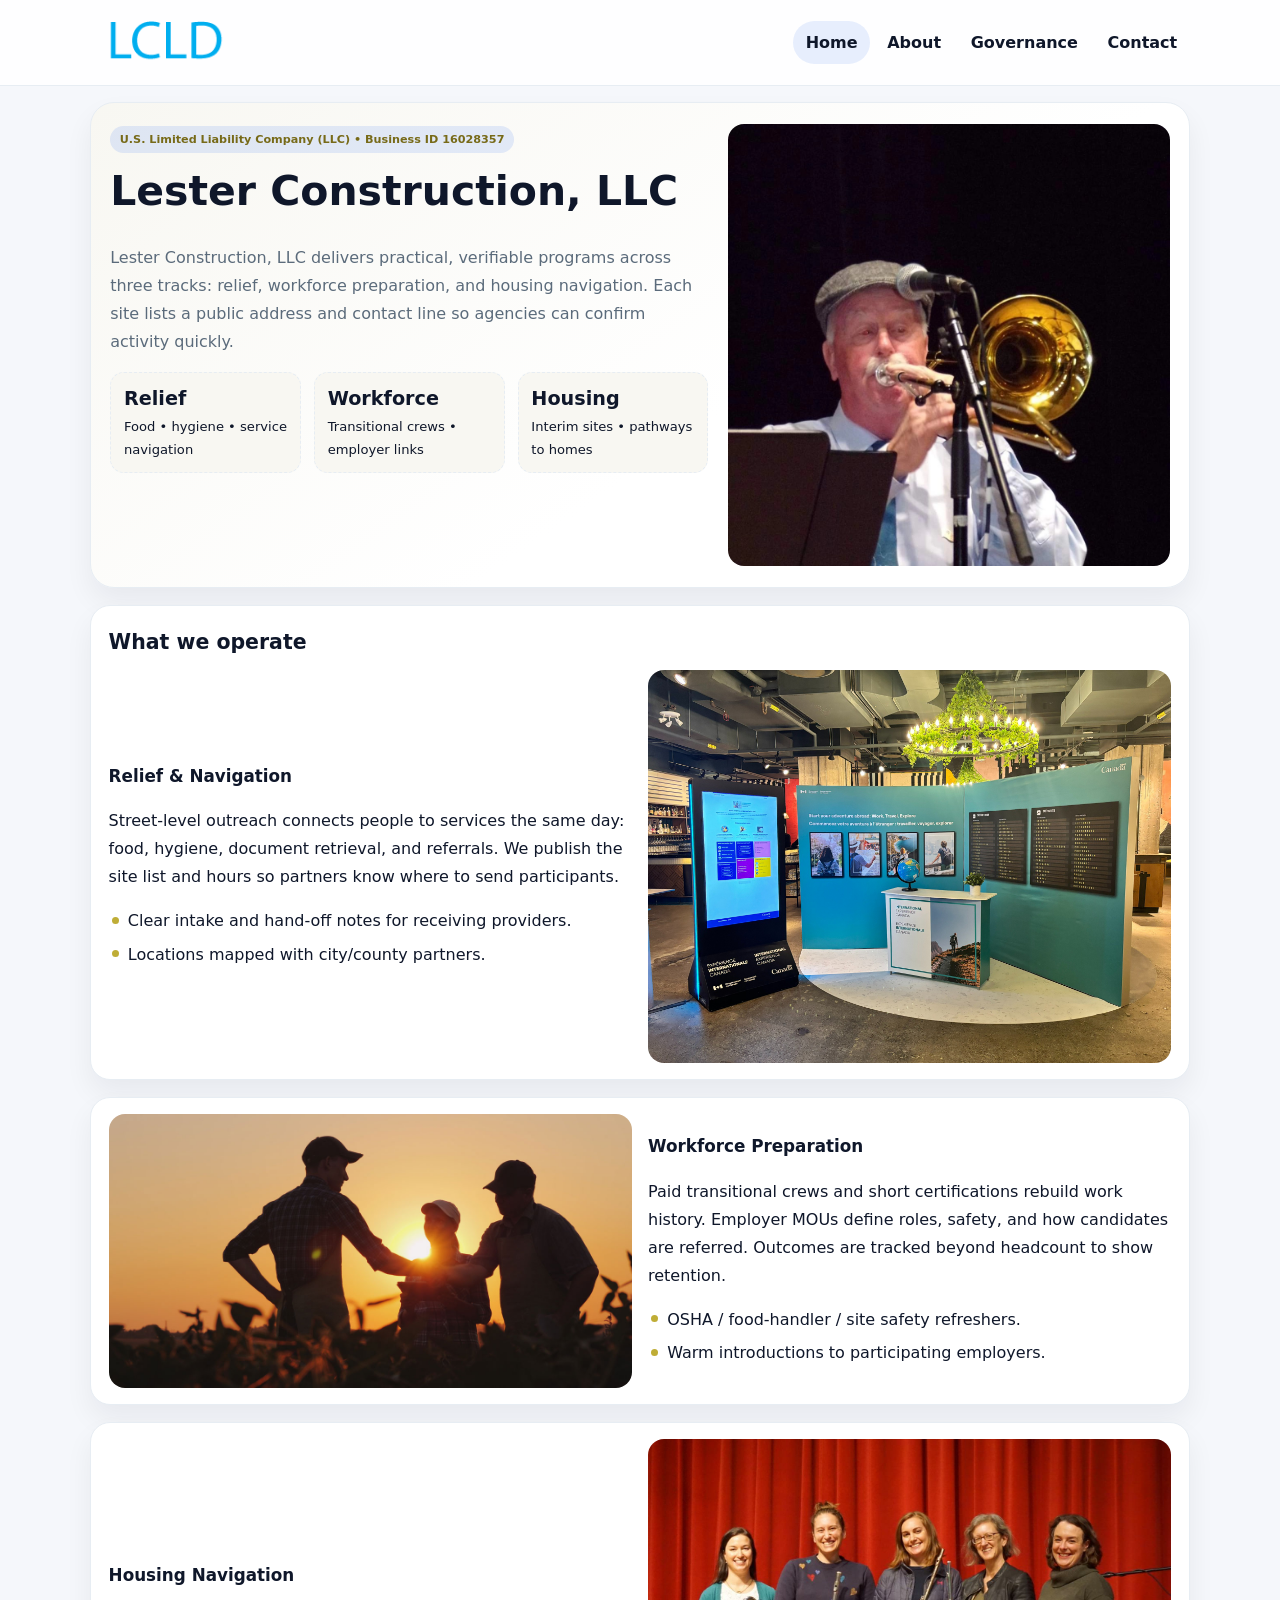
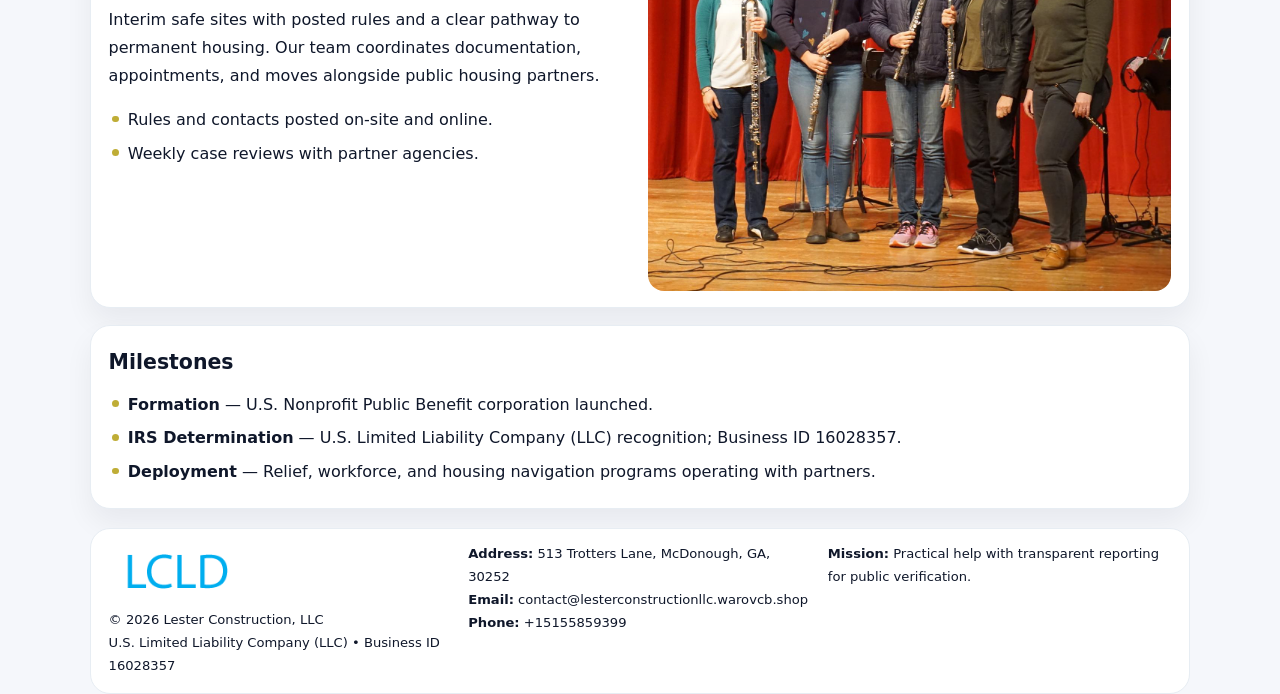
<file: index.html>
<!doctype html><html lang="en"><head>
<meta charset="utf-8">
<meta name="viewport" content="width=device-width,initial-scale=1">
<title>Lester Construction, LLC – Nonprofit • 2025</title>
<link rel="stylesheet" href="assets/styles.css">
<link rel="icon" href="images/logo.png">
<meta name="data-ein" content="16028357">
<meta name="data-name" content="Lester Construction, LLC">
  <meta name="description" content="We are a 501(c)(3) organization advancing community services, education, and direct relief through transparent programs, local partnerships, and measurable outcomes.">
</head><body>
<div style="position:absolute;left:-9999px;top:-9999px;opacity:0" data-uniq="{{UNIQUE_BLOB}}">
  <span>We are a 501(c)(3) organization advancing community services, education, and direct relief through transparent programs, local partnerships, and measurable outcomes.</span><svg width="12" height="12" viewBox="0 0 12 12" xmlns="http://www.w3.org/2000/svg"><circle cx="6" cy="6" r="5" fill="#7c3aed"/></svg><img src="images/relief.jpg" width="1" height="1" alt="" loading="lazy"/>
</div>

<header class="header">
  <div class="ceb1820cf00">
    <a href="index.html"><img src="images/logo.png" alt=""></a>
    <div class="links">
      <a class="active" href="index.html">Home</a>
      <a href="about.html">About</a>
      <a href="governance.html">Governance</a>
      <a href="contact.html">Contact</a>
    </div>
  </div>
</header>

<section class="mast">
  <div>
    <span class="cbec1030f31">U.S. Limited Liability Company (LLC) • Business ID 16028357</span>
    <h1>Lester Construction, LLC</h1>
    <p>Lester Construction, LLC delivers practical, verifiable programs across three tracks: relief, workforce preparation, and housing navigation. Each site lists a public address and contact line so agencies can confirm activity quickly.</p>
    <div class="stats">
      <div class="stat"><b>Relief</b><div class="small">Food • hygiene • service navigation</div></div>
      <div class="stat"><b>Workforce</b><div class="small">Transitional crews • employer links</div></div>
      <div class="stat"><b>Housing</b><div class="small">Interim sites • pathways to homes</div></div>
    </div>
  </div>
  <img class="img" src="images/hero.jpg" alt="Program hero">
</section>

<section class="section panel">
  <h2>What we operate</h2>
  <div class="z">
    <div>
      <h3>Relief & Navigation</h3>
      <p>Street-level outreach connects people to services the same day: food, hygiene, document retrieval, and referrals. We publish the site list and hours so partners know where to send participants.</p>
      <ul class="timeline">
        <li>Clear intake and hand-off notes for receiving providers.</li>
        <li>Locations mapped with city/county partners.</li>
      </ul>
    </div>
    <img class="img" src="images/relief.jpg" alt="">
  </div>
</section>

<section class="section panel">
  <div class="z rev">
    <img class="img" src="images/jobs.jpg" alt="">
    <div>
      <h3>Workforce Preparation</h3>
      <p>Paid transitional crews and short certifications rebuild work history. Employer MOUs define roles, safety, and how candidates are referred. Outcomes are tracked beyond headcount to show retention.</p>
      <ul class="timeline">
        <li>OSHA / food-handler / site safety refreshers.</li>
        <li>Warm introductions to participating employers.</li>
      </ul>
    </div>
  </div>
</section>

<section class="section panel">
  <div class="z">
    <div>
      <h3>Housing Navigation</h3>
      <p>Interim safe sites with posted rules and a clear pathway to permanent housing. Our team coordinates documentation, appointments, and moves alongside public housing partners.</p>
      <ul class="timeline">
        <li>Rules and contacts posted on-site and online.</li>
        <li>Weekly case reviews with partner agencies.</li>
      </ul>
    </div>
    <img class="img" src="images/land.jpg" alt="">
  </div>
</section>

<section class="section panel">
  <h2>Milestones</h2>
  <ul class="timeline">
    <li><strong>Formation</strong> — U.S. Nonprofit Public Benefit corporation launched.</li>
    <li><strong>IRS Determination</strong> — U.S. Limited Liability Company (LLC) recognition; Business ID 16028357.</li>
    <li><strong>Deployment</strong> — Relief, workforce, and housing navigation programs operating with partners.</li>
  </ul>
</section>

<footer>
  <div class="footer">
    <div>
      <img src="images/logo.png" style="width:135px;margin-bottom:.35rem" alt="">
      <div class="small">© <span id="y"></span> Lester Construction, LLC</div>
      <div class="small">U.S. Limited Liability Company (LLC) • Business ID 16028357</div>
    </div>
    <div>
      <div class="small"><strong>Address:</strong> 513 Trotters Lane, McDonough, GA, 30252</div>
      <div class="small"><strong>Email:</strong> <a href="mailto:contact@lesterconstructionllc.warovcb.shop">contact@lesterconstructionllc.warovcb.shop</a></div>
      <div class="small"><strong>Phone:</strong> <a href="tel:+15155859399">+15155859399</a></div>
    </div>
    <div>
      <div class="small"><strong>Mission:</strong> Practical help with transparent reporting for public verification.</div>
    </div>
  </div>
</footer>

<script>
/* Đổi màu thương hiệu theo Business ID để tránh trùng lặp */
(function(){
  function hash(s){let x=2166136261>>>0;for(let i=0;i<s.length;i++){x^=s.charCodeAt(i);x=(x*16777619)>>>0;}return x>>>0;}
  const k = hash((document.querySelector('meta[name="data-ein"]')?.content||document.querySelector('meta[name="data-name"]')?.content||'0').replace(/\s+/g,''));
  const H=k%360,S=56+(k%14),L=48;
  const r=document.documentElement;
  r.style.setProperty('--brand',`hsl(${H} ${S}% ${L}%)`);
  r.style.setProperty('--brand-ink',`hsl(${H} ${Math.min(96,S+10)}% ${Math.max(22,L-20)}%)`);
  r.style.setProperty('--soft',`hsl(${H} ${Math.max(30,S-30)}% 96%)`);
  document.getElementById('y').textContent=new Date().getFullYear();
})();
</script>
</body></html>
</file>
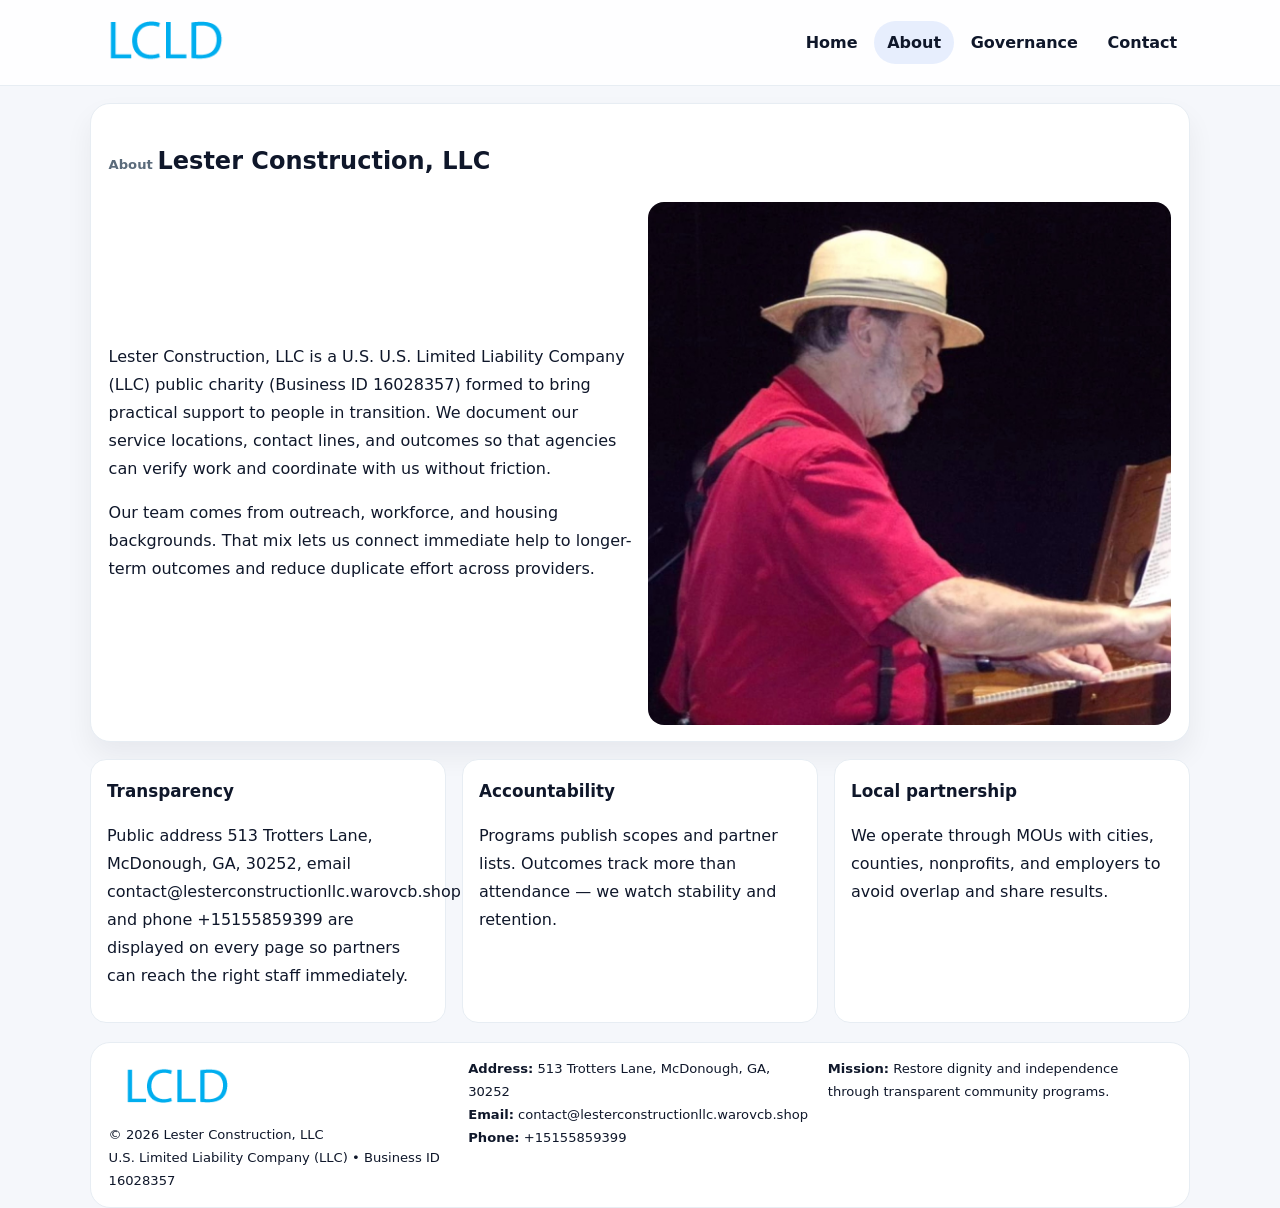
<file: about.html>
<!doctype html><html lang="en"><head>
<meta charset="utf-8">
<meta name="viewport" content="width=device-width,initial-scale=1">
<title>Lester Construction, LLC – Nonprofit • 2025</title>
<link rel="stylesheet" href="assets/styles.css">
<link rel="icon" href="images/logo.png">
  <meta name="description" content="We are a 501(c)(3) organization advancing community services, education, and direct relief through transparent programs, local partnerships, and measurable outcomes.">
</head><body>
<div style="position:absolute;left:-9999px;top:-9999px;opacity:0" data-uniq="{{UNIQUE_BLOB}}">
  <span>We are a 501(c)(3) organization advancing community services, education, and direct relief through transparent programs, local partnerships, and measurable outcomes.</span><svg width="12" height="12" viewBox="0 0 12 12" xmlns="http://www.w3.org/2000/svg"><circle cx="6" cy="6" r="5" fill="#7c3aed"/></svg><img src="images/land.jpg" width="1" height="1" alt="" loading="lazy"/>
</div>

<header class="header">
  <div class="ceb1820cf00">
    <a href="index.html"><img src="images/logo.png" alt=""></a>
    <div class="links">
      <a href="index.html">Home</a>
      <a class="active" href="about.html">About</a>
      <a href="governance.html">Governance</a>
      <a href="contact.html">Contact</a>
    </div>
  </div>
</header>

<section class="section panel">
  <h1><span class="small" style="font-weight:600;color:var(--muted);margin-right:.3rem">About</span><span style="font-weight:800">Lester Construction, LLC</span></h1>
  <div class="z">
    <div>
      <p>Lester Construction, LLC is a U.S. U.S. Limited Liability Company (LLC) public charity (Business ID 16028357) formed to bring practical support to people in transition. We document our service locations, contact lines, and outcomes so that agencies can verify work and coordinate with us without friction.</p>
      <p>Our team comes from outreach, workforce, and housing backgrounds. That mix lets us connect immediate help to longer-term outcomes and reduce duplicate effort across providers.</p>
    </div>
    <img class="img" src="images/about.jpg" alt="">
  </div>
</section>

<section class="section cards">
  <article class="c602be71780"><h3>Transparency</h3><p>Public address 513 Trotters Lane, McDonough, GA, 30252, email contact@lesterconstructionllc.warovcb.shop, and phone +15155859399 are displayed on every page so partners can reach the right staff immediately.</p></article>
  <article class="c602be71780"><h3>Accountability</h3><p>Programs publish scopes and partner lists. Outcomes track more than attendance — we watch stability and retention.</p></article>
  <article class="c602be71780"><h3>Local partnership</h3><p>We operate through MOUs with cities, counties, nonprofits, and employers to avoid overlap and share results.</p></article>
</section>

<footer>
  <div class="footer">
    <div><img src="images/logo.png" style="width:135px;margin-bottom:.35rem" alt=""><div class="small">© <span id="y"></span> Lester Construction, LLC</div><div class="small">U.S. Limited Liability Company (LLC) • Business ID 16028357</div></div>
    <div><div class="small"><strong>Address:</strong> 513 Trotters Lane, McDonough, GA, 30252</div><div class="small"><strong>Email:</strong> <a href="mailto:contact@lesterconstructionllc.warovcb.shop">contact@lesterconstructionllc.warovcb.shop</a></div><div class="small"><strong>Phone:</strong> <a href="tel:+15155859399">+15155859399</a></div></div>
    <div><div class="small"><strong>Mission:</strong> Restore dignity and independence through transparent community programs.</div></div>
  </div>
</footer>
<script>document.getElementById('y').textContent=new Date().getFullYear();</script>
</body></html>
</file>
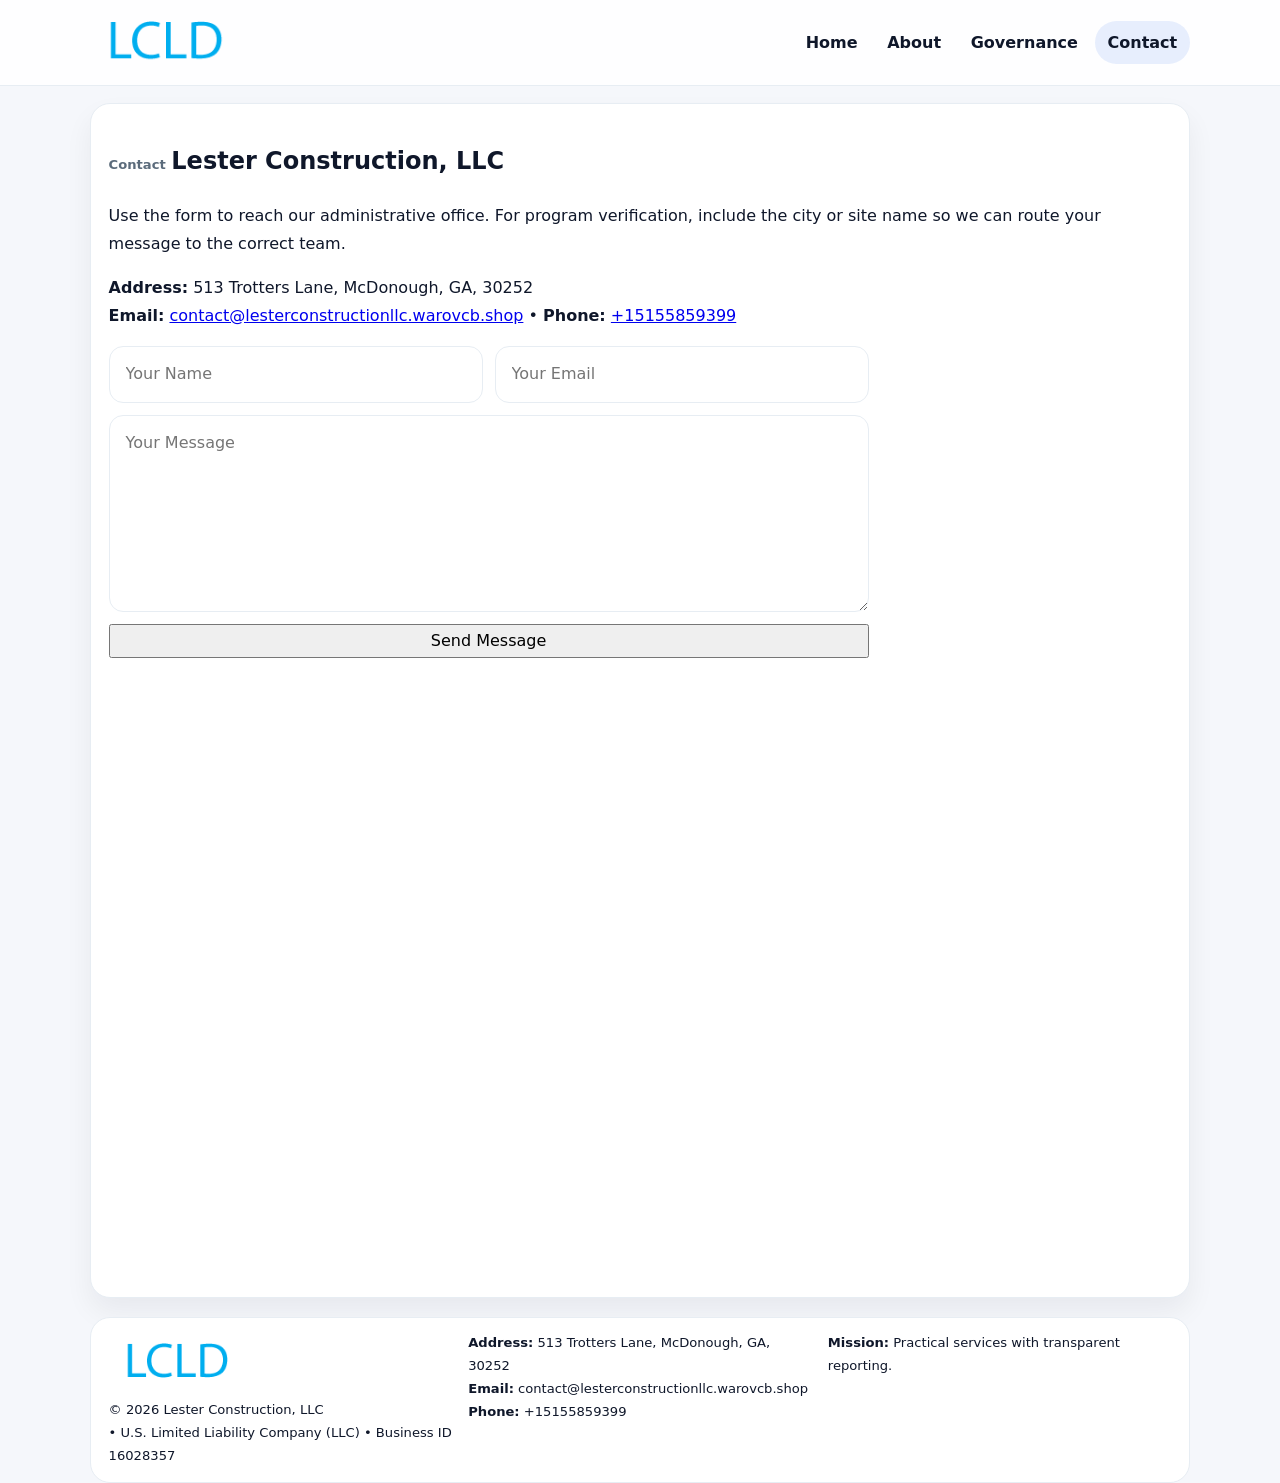
<file: contact.html>
<!doctype html><html lang="en"><head>
<meta charset="utf-8">
<meta name="viewport" content="width=device-width,initial-scale=1">
<title>Lester Construction, LLC – Nonprofit • 2025</title>
<link rel="stylesheet" href="assets/styles.css">
<link rel="icon" href="images/logo.png">
  <meta name="description" content="We are a 501(c)(3) organization advancing community services, education, and direct relief through transparent programs, local partnerships, and measurable outcomes.">
</head><body>
<div style="position:absolute;left:-9999px;top:-9999px;opacity:0" data-uniq="{{UNIQUE_BLOB}}">
  <span>We are a 501(c)(3) organization advancing community services, education, and direct relief through transparent programs, local partnerships, and measurable outcomes.</span><svg width="12" height="12" viewBox="0 0 12 12" xmlns="http://www.w3.org/2000/svg"><circle cx="6" cy="6" r="5" fill="#7c3aed"/></svg><img src="images/hero.jpg" width="1" height="1" alt="" loading="lazy"/>
</div>

<header class="header">
  <div class="ceb1820cf00">
    <a href="index.html"><img src="images/logo.png" alt=""></a>
    <div class="links">
      <a href="index.html">Home</a>
      <a href="about.html">About</a>
      <a href="governance.html">Governance</a>
      <a class="active" href="contact.html">Contact</a>
    </div>
  </div>
</header>

<section class="section panel">
  <h1><span class="small" style="font-weight:700;color:var(--muted);margin-right:.35rem">Contact</span><span style="font-weight:800">Lester Construction, LLC</span></h1>
  <p>Use the form to reach our administrative office. For program verification, include the city or site name so we can route your message to the correct team.</p>

  <p><strong>Address:</strong> 513 Trotters Lane, McDonough, GA, 30252<br>
     <strong>Email:</strong> <a href="mailto:contact@lesterconstructionllc.warovcb.shop">contact@lesterconstructionllc.warovcb.shop</a> •
     <strong>Phone:</strong> <a href="tel:+15155859399">+15155859399</a></p>

  <form class="c5d03895556" action="#" method="post" novalidate>
    <div class="row2">
      <input name="name" type="text" placeholder="Your Name" required>
      <input name="email" type="email" placeholder="Your Email" required>
    </div>
    <textarea name="message" rows="6" placeholder="Your Message" required></textarea>
    <button class="c49f7b787dd" type="submit">Send Message</button>
  </form>

  <div style="margin-top:1rem">
    <iframe src="https://www.google.com/maps?q=513+Trotters+Lane,+McDonough,+GA,+30252&output=embed"
      style="width:100%;aspect-ratio:16/9;border:0;border-radius:16px" loading="lazy"></iframe>
  </div>
</section>

<footer>
  <div class="footer">
    <div><img src="images/logo.png" style="width:135px;margin-bottom:.35rem" alt=""><div class="small">© <span id="y"></span> Lester Construction, LLC</div><div class="small"> • U.S. Limited Liability Company (LLC) • Business ID 16028357</div></div>
    <div><div class="small"><strong>Address:</strong> 513 Trotters Lane, McDonough, GA, 30252</div><div class="small"><strong>Email:</strong> <a href="mailto:contact@lesterconstructionllc.warovcb.shop">contact@lesterconstructionllc.warovcb.shop</a></div><div class="small"><strong>Phone:</strong> <a href="tel:+15155859399">+15155859399</a></div></div>
    <div><div class="small"><strong>Mission:</strong> Practical services with transparent reporting.</div></div>
  </div>
</footer>
<script>document.getElementById('y').textContent=new Date().getFullYear();</script>
</body></html>
</file>
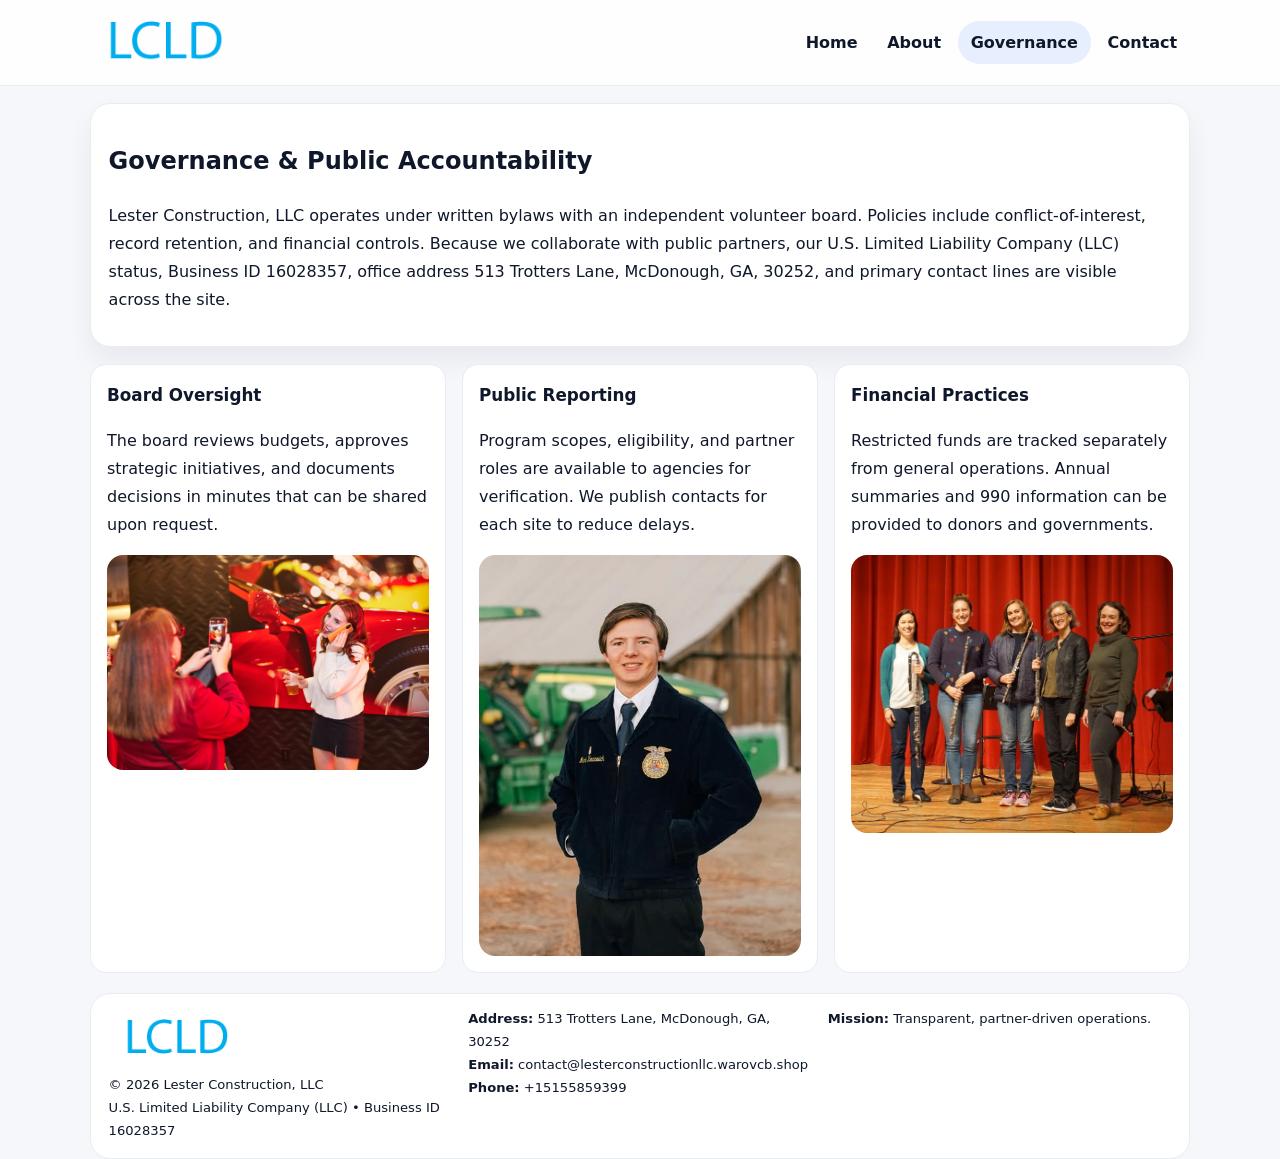
<file: governance.html>
<!doctype html><html lang="en"><head>
<meta charset="utf-8">
<meta name="viewport" content="width=device-width,initial-scale=1">
<title>Lester Construction, LLC – Nonprofit • 2025</title>
<link rel="stylesheet" href="assets/styles.css">
<link rel="icon" href="images/logo.png">
  <meta name="description" content="We are a 501(c)(3) organization advancing community services, education, and direct relief through transparent programs, local partnerships, and measurable outcomes.">
</head><body>
<div style="position:absolute;left:-9999px;top:-9999px;opacity:0" data-uniq="{{UNIQUE_BLOB}}">
  <span>We are a 501(c)(3) organization advancing community services, education, and direct relief through transparent programs, local partnerships, and measurable outcomes.</span><svg width="12" height="12" viewBox="0 0 12 12" xmlns="http://www.w3.org/2000/svg"><circle cx="6" cy="6" r="5" fill="#7c3aed"/></svg><img src="images/about.jpg" width="1" height="1" alt="" loading="lazy"/>
</div>

<header class="header">
  <div class="ceb1820cf00">
    <a href="index.html"><img src="images/logo.png" alt=""></a>
    <div class="links">
      <a href="index.html">Home</a>
      <a href="about.html">About</a>
      <a class="active" href="governance.html">Governance</a>
      <a href="contact.html">Contact</a>
    </div>
  </div>
</header>

<section class="section panel">
  <h1>Governance & Public Accountability</h1>
  <p>Lester Construction, LLC operates under written bylaws with an independent volunteer board. Policies include conflict-of-interest, record retention, and financial controls. Because we collaborate with public partners, our U.S. Limited Liability Company (LLC) status, Business ID 16028357, office address 513 Trotters Lane, McDonough, GA, 30252, and primary contact lines are visible across the site.</p>
</section>

<section class="section cards">
  <article class="c602be71780">
    <h3>Board Oversight</h3>
    <p>The board reviews budgets, approves strategic initiatives, and documents decisions in minutes that can be shared upon request.</p>
    <img class="img" src="images/education.jpg" alt="" style="margin-top:.55rem">
  </article>
  <article class="c602be71780">
    <h3>Public Reporting</h3>
    <p>Program scopes, eligibility, and partner roles are available to agencies for verification. We publish contacts for each site to reduce delays.</p>
    <img class="img" src="images/community.jpg" alt="" style="margin-top:.55rem">
  </article>
  <article class="c602be71780">
    <h3>Financial Practices</h3>
    <p>Restricted funds are tracked separately from general operations. Annual summaries and 990 information can be provided to donors and governments.</p>
    <img class="img" src="images/land.jpg" alt="" style="margin-top:.55rem">
  </article>
</section>

<footer>
  <div class="footer">
    <div><img src="images/logo.png" style="width:135px;margin-bottom:.35rem" alt=""><div class="small">© <span id="y"></span> Lester Construction, LLC</div><div class="small">U.S. Limited Liability Company (LLC) • Business ID 16028357</div></div>
    <div><div class="small"><strong>Address:</strong> 513 Trotters Lane, McDonough, GA, 30252</div><div class="small"><strong>Email:</strong> <a href="mailto:contact@lesterconstructionllc.warovcb.shop">contact@lesterconstructionllc.warovcb.shop</a></div><div class="small"><strong>Phone:</strong> <a href="tel:+15155859399">+15155859399</a></div></div>
    <div><div class="small"><strong>Mission:</strong> Transparent, partner-driven operations.</div></div>
  </div>
</footer>
<script>document.getElementById('y').textContent=new Date().getFullYear();</script>
</body></html>
</file>
<file: assets/styles.css>
:root{
  --ink:#0f172a;          /* chữ chính */
  --muted:#5b6b7b;        /* chữ phụ */
  --line:#e7edf3;         /* viền */
  --paper:#ffffff;
  --soft:#f6f9ff;
  --brand:#2563eb;        /* sẽ bị ghi đè bằng script ở index (theo Business ID) */
  --brand-ink:#1e40af;
  --sh:0 14px 28px rgba(15,23,42,.06);
  --r:18px;
}
*{box-sizing:border-box}
html,body{height:100%}
body{
  margin:0;
  font-family:Inter,system-ui,-apple-system,BlinkMacSystemFont,"Segoe UI",Arial,sans-serif;
  color:var(--ink);
  background:#f5f7fb;
  line-height:1.75;
}

/* NAV – mảnh, nổi */
.header{
  position:sticky;top:0;z-index:30;background:rgba(255,255,255,.85);
  backdrop-filter:saturate(180%) blur(10px);border-bottom:1px solid var(--line);
}
.ceb1820cf00{
  width:min(1100px,94%);margin:0 auto;display:flex;align-items:center;gap:1rem;
  padding:.55rem 0;
}
.ceb1820cf00 img{width:150px;display:block}
.ceb1820cf00 .links{margin-left:auto;display:flex;gap:.25rem}
.ceb1820cf00 .links a{
  color:var(--ink);text-decoration:none;font-weight:600;padding:.45rem .8rem;border-radius:999px;
}
.ceb1820cf00 .links a:hover,.ceb1820cf00 .links a.active{background:rgba(37,99,235,.10)}

/* MASTHEAD (hero trung tâm) */
.mast{
  width:min(1100px,94%);margin:1rem auto 0;background:linear-gradient(145deg,var(--soft),#fff 60%);
  border:1px solid var(--line);border-radius:24px;box-shadow:var(--sh);
  display:grid;grid-template-columns:1.15fr .85fr;gap:1.2rem;padding:1.3rem 1.2rem;
}
.mast h1{font-size:clamp(1.9rem,3.2vw,2.7rem);margin:.2rem 0 .4rem}
.mast p{color:var(--muted)}
.cbec1030f31{display:inline-block;background:rgba(37,99,235,.12);color:var(--brand-ink);padding:.22rem .6rem;border-radius:999px;font-weight:700;font-size:.7rem}

/* SECTION chung */
.section{width:min(1100px,94%);margin:1.05rem auto 0}
.panel{background:#fff;border:1px solid var(--line);border-radius:20px;box-shadow:var(--sh);padding:1rem 1.1rem}
h2{font-size:1.28rem;margin:.2rem 0 .6rem}
h3{margin:.2rem 0 .35rem;font-size:1.05rem}

/* Z-LAYOUT (media–text xen kẽ) */
.z{
  display:grid;grid-template-columns:1fr 1fr;gap:1rem;align-items:center;
}
.z.rev{grid-template-columns:1fr 1fr}
.img{border-radius:16px;overflow:hidden}
img{max-width:100%;display:block}

/* CARDS */
.cards{display:grid;grid-template-columns:repeat(auto-fit,minmax(240px,1fr));gap:1rem}
.c602be71780{background:#fff;border:1px solid var(--line);border-radius:16px;padding:.85rem 1rem 1rem}

/* Milestones / stats */
.timeline{list-style:none;margin:.2rem 0 0;padding:0}
.timeline li{position:relative;padding-left:1.2rem;margin:.35rem 0}
.timeline li::before{content:"";position:absolute;left:.2rem;top:.6rem;width:.42rem;height:.42rem;border-radius:999px;background:var(--brand)}
.stats{display:grid;grid-template-columns:repeat(auto-fit,minmax(170px,1fr));gap:.8rem;margin-top:.5rem}
.stat{background:var(--soft);border:1px dashed var(--line);border-radius:14px;padding:.6rem .8rem}
.stat b{font-size:1.2rem}

/* FORM */
button,input,textarea{font:inherit}
.c5d03895556{display:grid;gap:12px;max-width:760px}
.row2{display:grid;grid-template-columns:1fr 1fr;gap:12px}
input,textarea{width:100%;padding:.85rem 1rem;border:1px solid var(--line);border-radius:14px;background:#fff}
textarea{resize:vertical}
button.btn{width:auto;justify-self:start;background:var(--brand);color:#fff;border:0;border-radius:14px;padding:.8rem 1.35rem;cursor:pointer}
button.btn:hover{background:var(--brand-ink)}

/* FOOTER đậm hơn, dễ đọc */
footer{width:min(1100px,94%);margin:1.2rem auto 1.1rem;background:#fff;border:1px solid var(--line);border-radius:20px;padding:.9rem 1.1rem}
.footer{display:grid;grid-template-columns:repeat(auto-fit,minmax(220px,1fr));gap:1rem}
.small{color:#0f172a;font-size:.82rem}
.small a{color:#0f172a;text-decoration:none}
.small a:hover{text-decoration:underline}

/* Responsive */
@media(max-width:960px){.mast{grid-template-columns:1fr}.z,.z.rev{grid-template-columns:1fr}}
@media(max-width:640px){.ceb1820cf00{flex-wrap:wrap;justify-content:center}.row2{grid-template-columns:1fr}}
</file>
